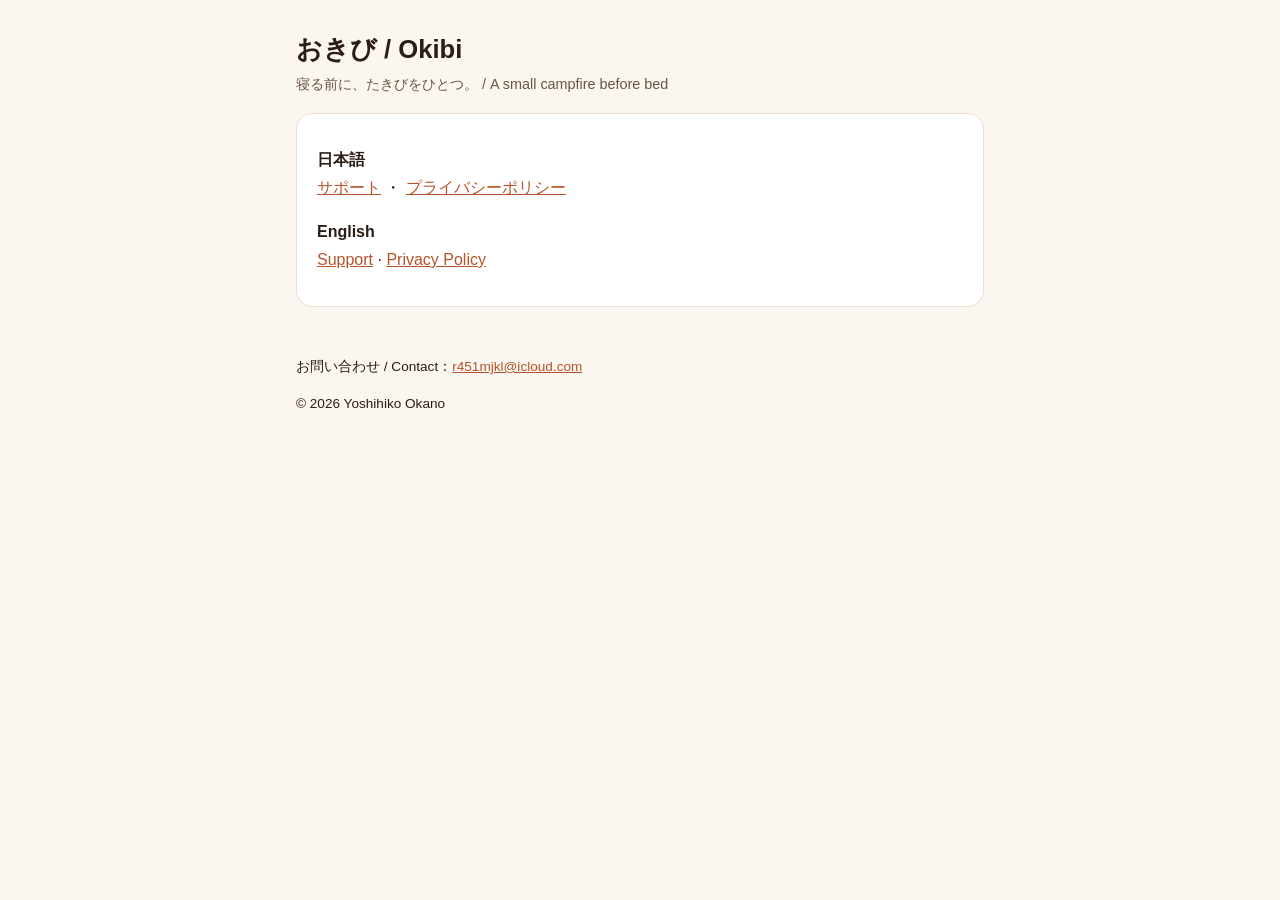
<file: index.html>
<!doctype html>
<html lang="ja">
<head>
<meta charset="utf-8">
<meta name="viewport" content="width=device-width, initial-scale=1">
<title>おきび / Okibi</title>
<link rel="stylesheet" href="style.css">
</head>
<body>
<main>
<header>
  <div>
    <h1>おきび / Okibi</h1>
    <div class="sub">寝る前に、たきびをひとつ。 / A small campfire before bed</div>
  </div>
</header>

<div class="card">
  <p><strong>日本語</strong><br>
  <a href="support-ja.html">サポート</a> ・ <a href="privacy-ja.html">プライバシーポリシー</a></p>
  <p><strong>English</strong><br>
  <a href="support.html">Support</a> · <a href="privacy.html">Privacy Policy</a></p>
</div>

<footer>
  <p>お問い合わせ / Contact：<a href="mailto:r451mjkl@icloud.com">r451mjkl@icloud.com</a></p>
  <p>© 2026 Yoshihiko Okano</p>
</footer>
</main>
</body>
</html>
</file>
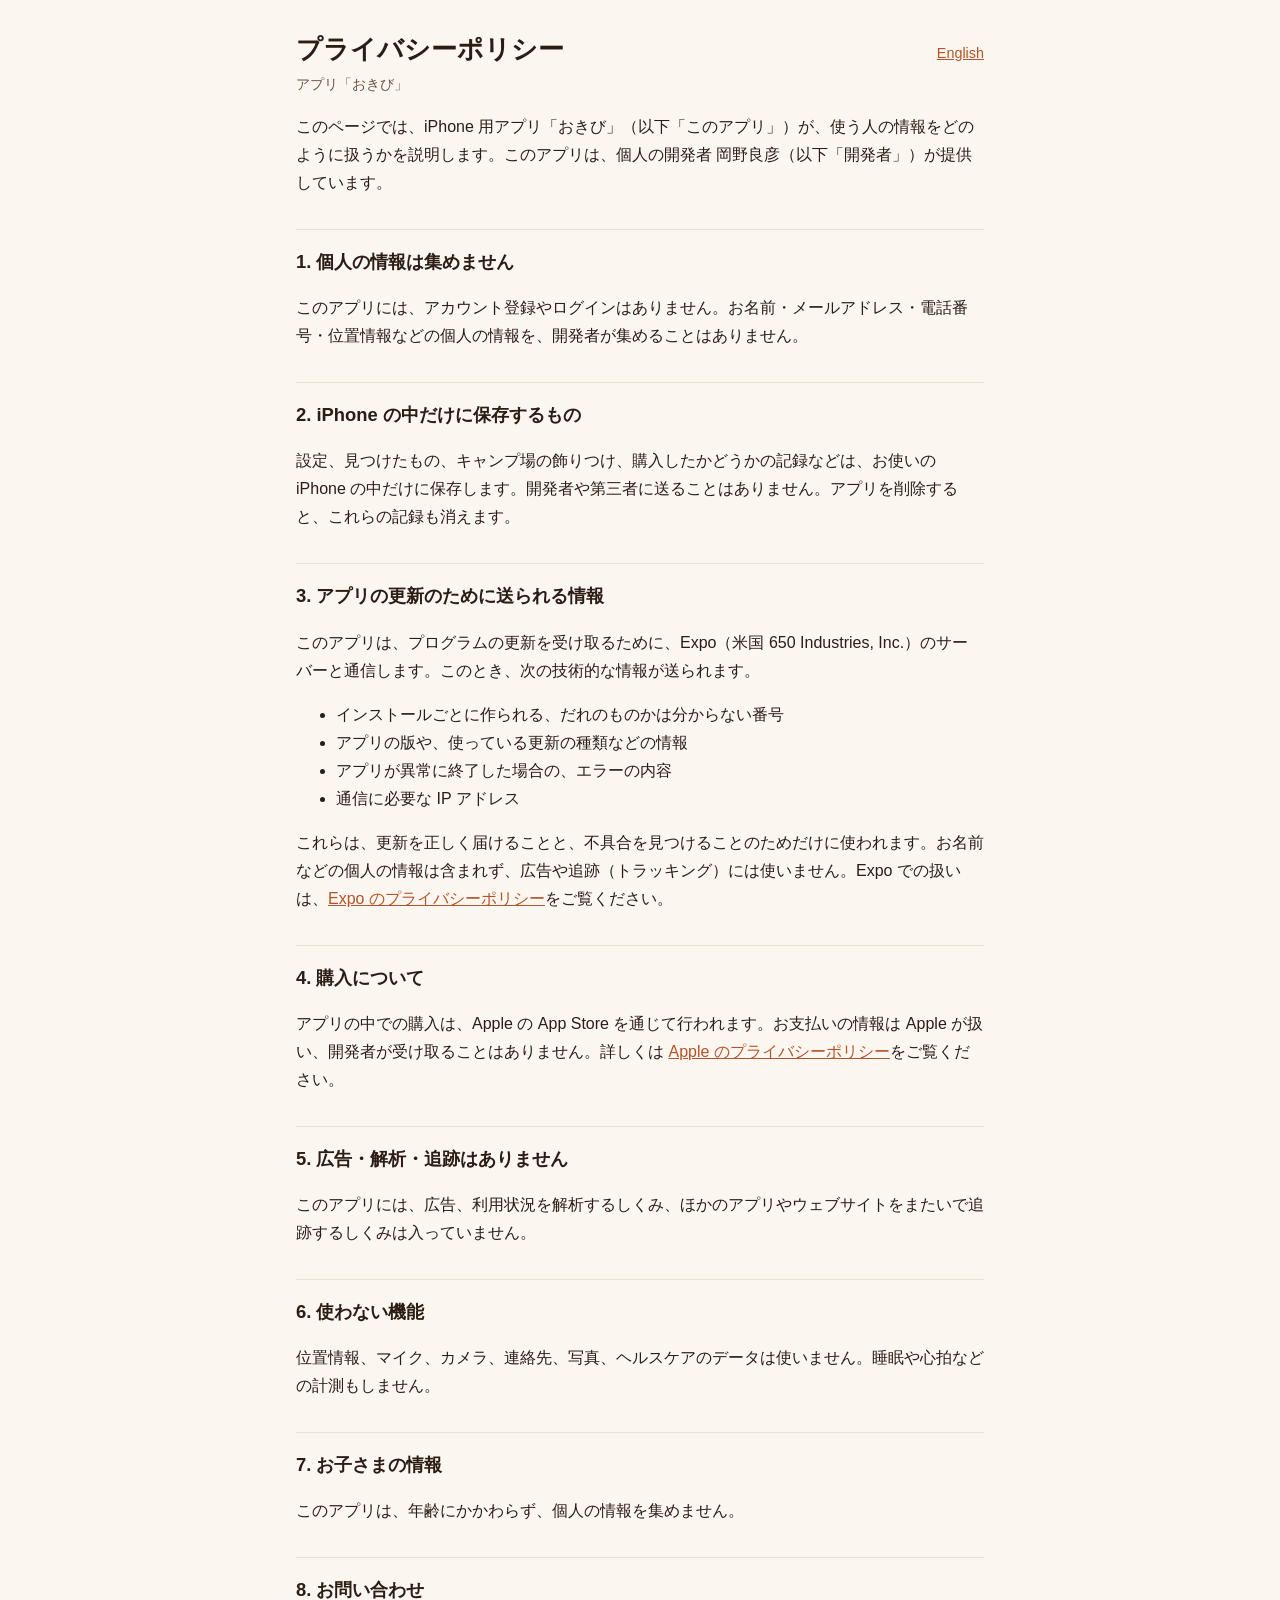
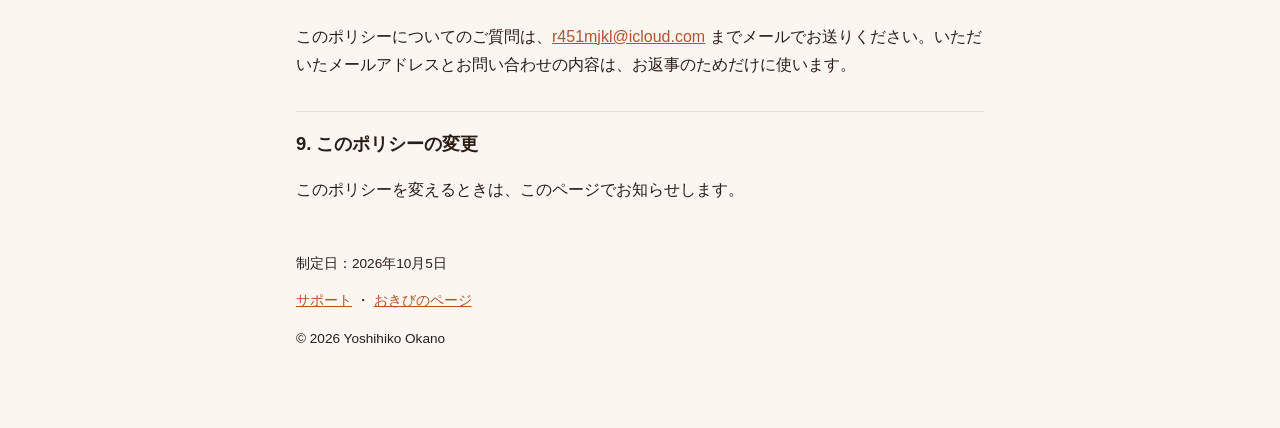
<file: privacy-ja.html>
<!doctype html>
<html lang="ja">
<head>
<meta charset="utf-8">
<meta name="viewport" content="width=device-width, initial-scale=1">
<title>プライバシーポリシー｜おきび</title>
<link rel="stylesheet" href="style.css">
</head>
<body>
<main>
<header>
  <div>
    <h1>プライバシーポリシー</h1>
    <div class="sub">アプリ「おきび」</div>
  </div>
  <div class="lang"><a href="privacy.html" hreflang="en">English</a></div>
</header>

<p>このページでは、iPhone 用アプリ「おきび」（以下「このアプリ」）が、使う人の情報をどのように扱うかを説明します。このアプリは、個人の開発者 岡野良彦（以下「開発者」）が提供しています。</p>

<h2>1. 個人の情報は集めません</h2>
<p>このアプリには、アカウント登録やログインはありません。お名前・メールアドレス・電話番号・位置情報などの個人の情報を、開発者が集めることはありません。</p>

<h2>2. iPhone の中だけに保存するもの</h2>
<p>設定、見つけたもの、キャンプ場の飾りつけ、購入したかどうかの記録などは、お使いの iPhone の中だけに保存します。開発者や第三者に送ることはありません。アプリを削除すると、これらの記録も消えます。</p>

<h2>3. アプリの更新のために送られる情報</h2>
<p>このアプリは、プログラムの更新を受け取るために、Expo（米国 650 Industries, Inc.）のサーバーと通信します。このとき、次の技術的な情報が送られます。</p>
<ul>
  <li>インストールごとに作られる、だれのものかは分からない番号</li>
  <li>アプリの版や、使っている更新の種類などの情報</li>
  <li>アプリが異常に終了した場合の、エラーの内容</li>
  <li>通信に必要な IP アドレス</li>
</ul>
<p>これらは、更新を正しく届けることと、不具合を見つけることのためだけに使われます。お名前などの個人の情報は含まれず、広告や追跡（トラッキング）には使いません。Expo での扱いは、<a href="https://expo.dev/privacy">Expo のプライバシーポリシー</a>をご覧ください。</p>

<h2>4. 購入について</h2>
<p>アプリの中での購入は、Apple の App Store を通じて行われます。お支払いの情報は Apple が扱い、開発者が受け取ることはありません。詳しくは <a href="https://www.apple.com/jp/legal/privacy/">Apple のプライバシーポリシー</a>をご覧ください。</p>

<h2>5. 広告・解析・追跡はありません</h2>
<p>このアプリには、広告、利用状況を解析するしくみ、ほかのアプリやウェブサイトをまたいで追跡するしくみは入っていません。</p>

<h2>6. 使わない機能</h2>
<p>位置情報、マイク、カメラ、連絡先、写真、ヘルスケアのデータは使いません。睡眠や心拍などの計測もしません。</p>

<h2>7. お子さまの情報</h2>
<p>このアプリは、年齢にかかわらず、個人の情報を集めません。</p>

<h2>8. お問い合わせ</h2>
<p>このポリシーについてのご質問は、<a href="mailto:r451mjkl@icloud.com">r451mjkl@icloud.com</a> までメールでお送りください。いただいたメールアドレスとお問い合わせの内容は、お返事のためだけに使います。</p>

<h2>9. このポリシーの変更</h2>
<p>このポリシーを変えるときは、このページでお知らせします。</p>

<footer>
  <p>制定日：2026年10月5日</p>
  <p><a href="support-ja.html">サポート</a> ・ <a href="index.html">おきびのページ</a></p>
  <p>© 2026 Yoshihiko Okano</p>
</footer>
</main>
</body>
</html>
</file>
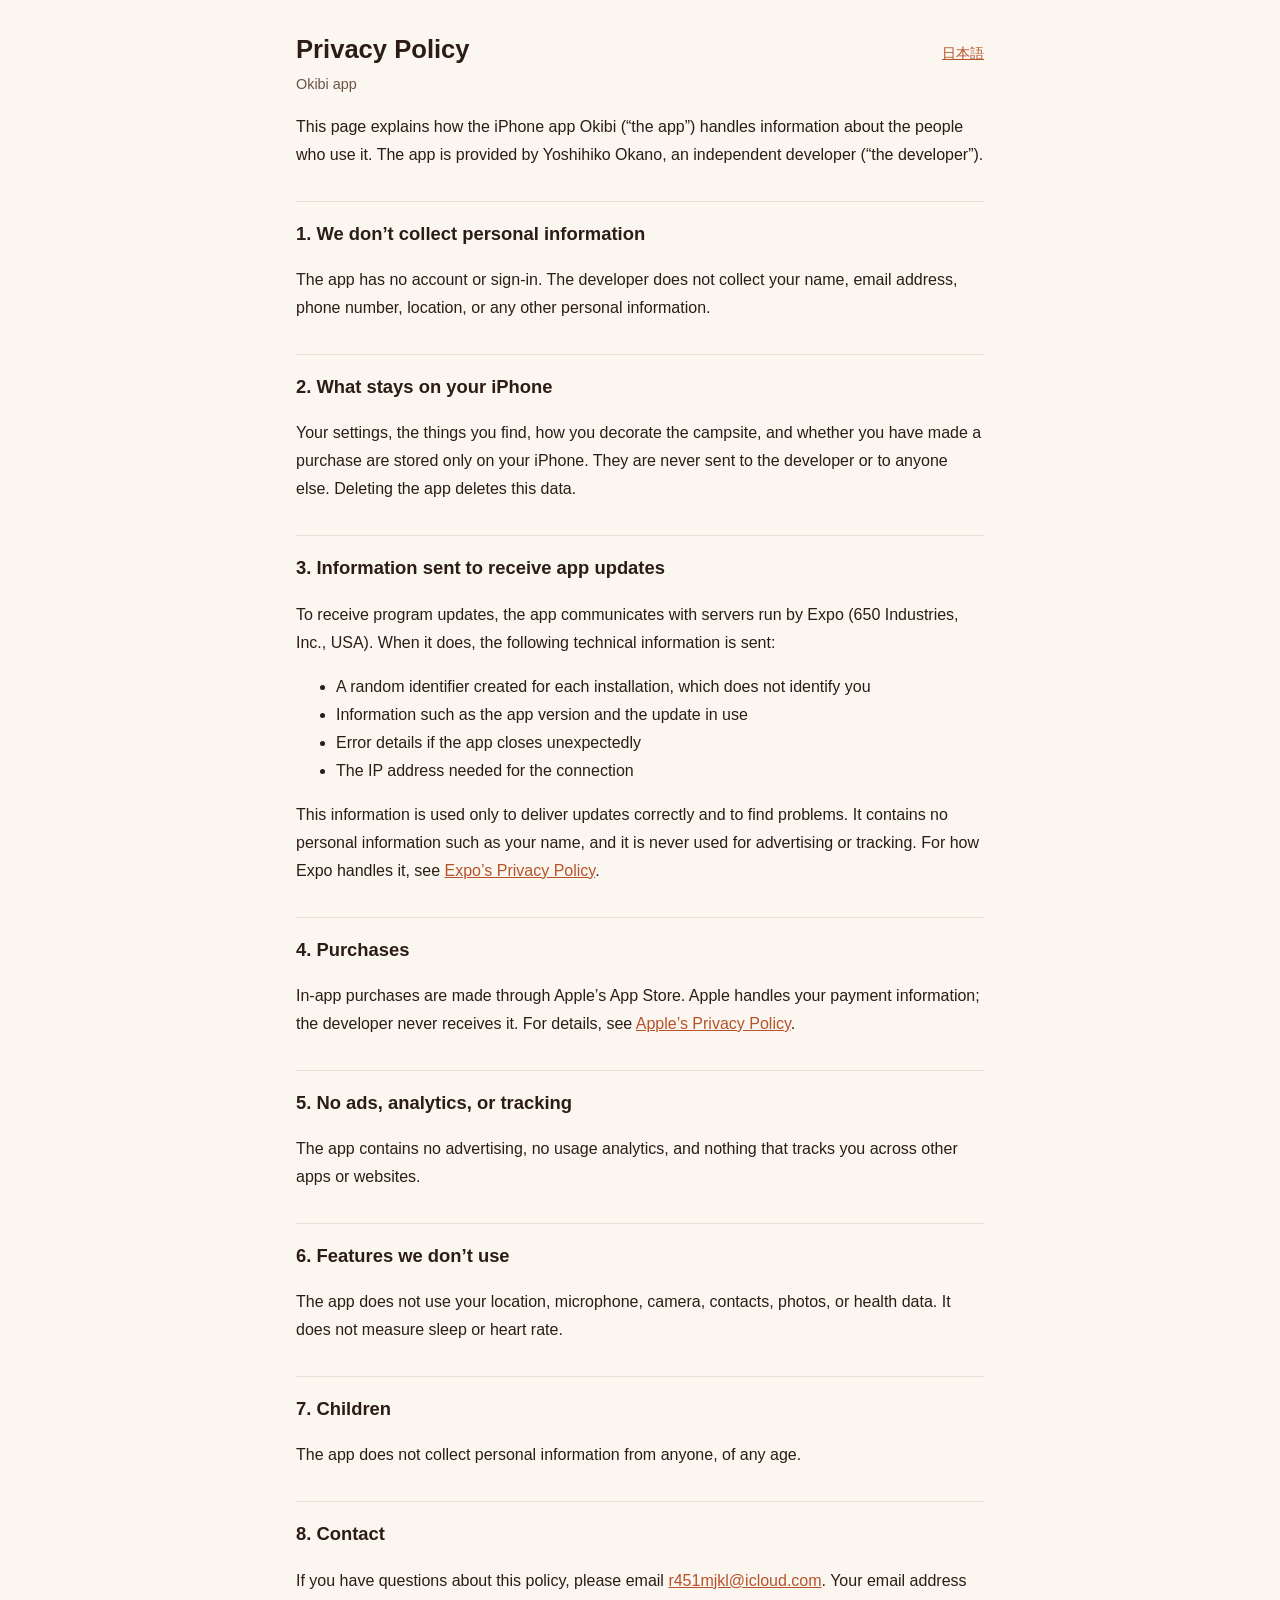
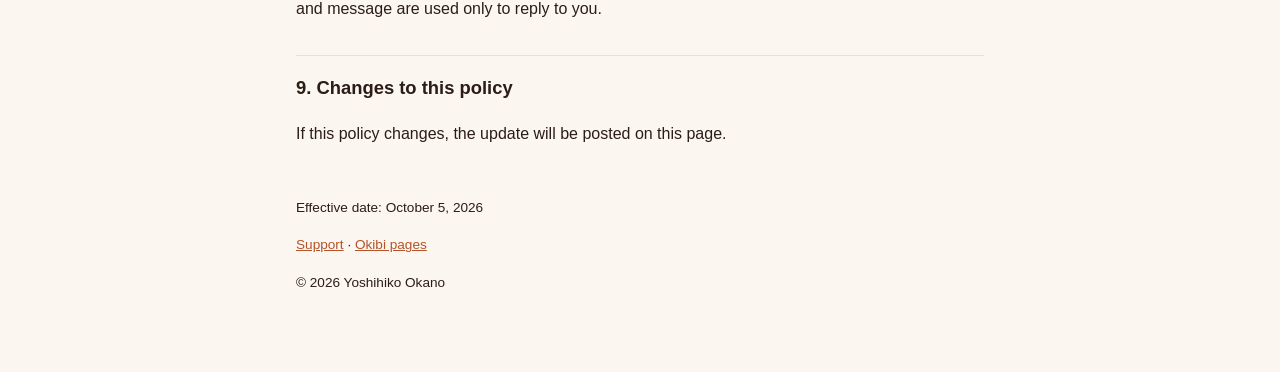
<file: privacy.html>
<!doctype html>
<html lang="en">
<head>
<meta charset="utf-8">
<meta name="viewport" content="width=device-width, initial-scale=1">
<title>Privacy Policy | Okibi</title>
<link rel="stylesheet" href="style.css">
</head>
<body>
<main>
<header>
  <div>
    <h1>Privacy Policy</h1>
    <div class="sub">Okibi app</div>
  </div>
  <div class="lang"><a href="privacy-ja.html" hreflang="ja">日本語</a></div>
</header>

<p>This page explains how the iPhone app Okibi (“the app”) handles information about the people who use it. The app is provided by Yoshihiko Okano, an independent developer (“the developer”).</p>

<h2>1. We don’t collect personal information</h2>
<p>The app has no account or sign-in. The developer does not collect your name, email address, phone number, location, or any other personal information.</p>

<h2>2. What stays on your iPhone</h2>
<p>Your settings, the things you find, how you decorate the campsite, and whether you have made a purchase are stored only on your iPhone. They are never sent to the developer or to anyone else. Deleting the app deletes this data.</p>

<h2>3. Information sent to receive app updates</h2>
<p>To receive program updates, the app communicates with servers run by Expo (650 Industries, Inc., USA). When it does, the following technical information is sent:</p>
<ul>
  <li>A random identifier created for each installation, which does not identify you</li>
  <li>Information such as the app version and the update in use</li>
  <li>Error details if the app closes unexpectedly</li>
  <li>The IP address needed for the connection</li>
</ul>
<p>This information is used only to deliver updates correctly and to find problems. It contains no personal information such as your name, and it is never used for advertising or tracking. For how Expo handles it, see <a href="https://expo.dev/privacy">Expo’s Privacy Policy</a>.</p>

<h2>4. Purchases</h2>
<p>In-app purchases are made through Apple’s App Store. Apple handles your payment information; the developer never receives it. For details, see <a href="https://www.apple.com/legal/privacy/">Apple’s Privacy Policy</a>.</p>

<h2>5. No ads, analytics, or tracking</h2>
<p>The app contains no advertising, no usage analytics, and nothing that tracks you across other apps or websites.</p>

<h2>6. Features we don’t use</h2>
<p>The app does not use your location, microphone, camera, contacts, photos, or health data. It does not measure sleep or heart rate.</p>

<h2>7. Children</h2>
<p>The app does not collect personal information from anyone, of any age.</p>

<h2>8. Contact</h2>
<p>If you have questions about this policy, please email <a href="mailto:r451mjkl@icloud.com">r451mjkl@icloud.com</a>. Your email address and message are used only to reply to you.</p>

<h2>9. Changes to this policy</h2>
<p>If this policy changes, the update will be posted on this page.</p>

<footer>
  <p>Effective date: October 5, 2026</p>
  <p><a href="support.html">Support</a> · <a href="index.html">Okibi pages</a></p>
  <p>© 2026 Yoshihiko Okano</p>
</footer>
</main>
</body>
</html>
</file>
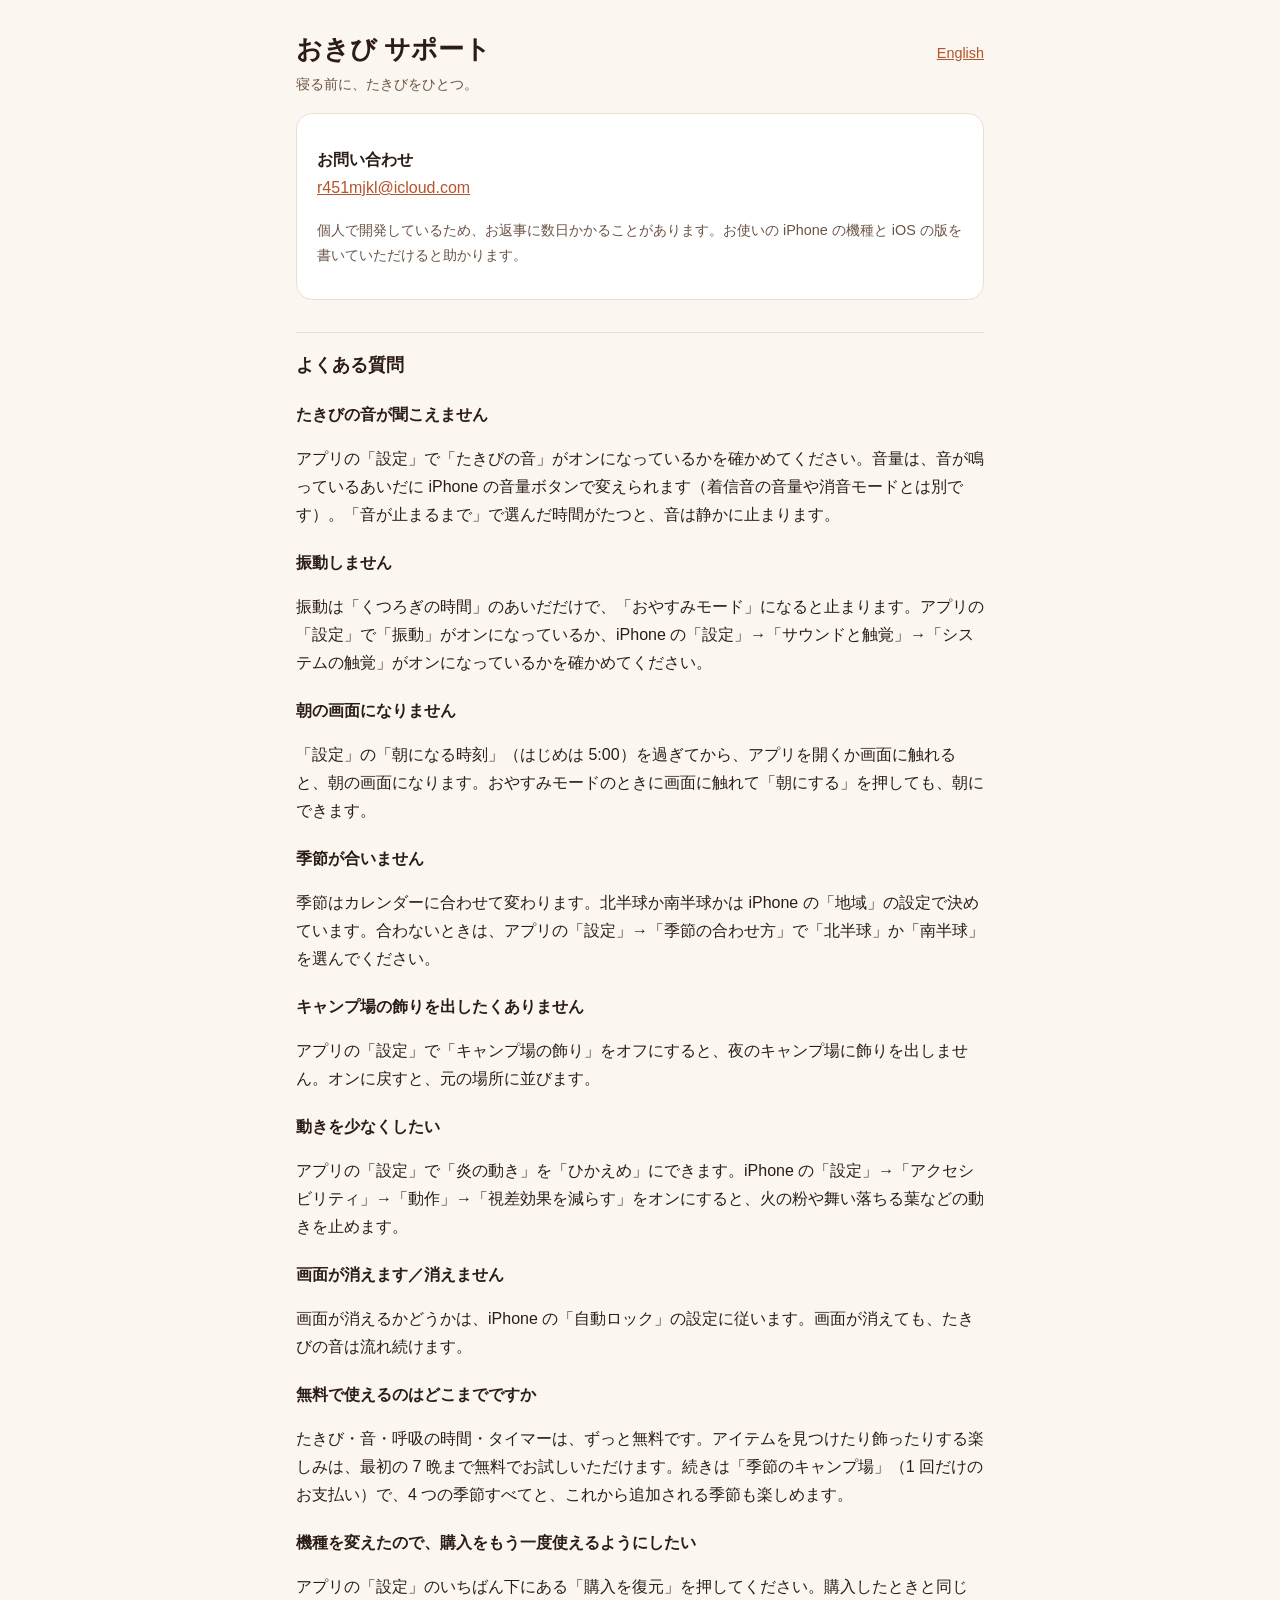
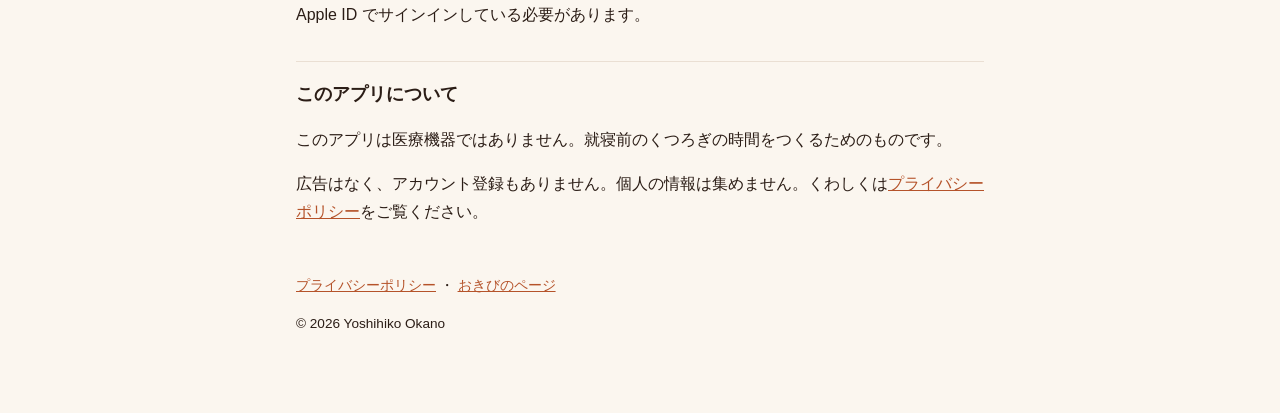
<file: support-ja.html>
<!doctype html>
<html lang="ja">
<head>
<meta charset="utf-8">
<meta name="viewport" content="width=device-width, initial-scale=1">
<title>サポート｜おきび</title>
<link rel="stylesheet" href="style.css">
</head>
<body>
<main>
<header>
  <div>
    <h1>おきび サポート</h1>
    <div class="sub">寝る前に、たきびをひとつ。</div>
  </div>
  <div class="lang"><a href="support.html" hreflang="en">English</a></div>
</header>

<div class="card">
  <p><strong>お問い合わせ</strong><br>
  <a href="mailto:r451mjkl@icloud.com">r451mjkl@icloud.com</a></p>
  <p class="sub">個人で開発しているため、お返事に数日かかることがあります。お使いの iPhone の機種と iOS の版を書いていただけると助かります。</p>
</div>

<h2>よくある質問</h2>

<h3>たきびの音が聞こえません</h3>
<p>アプリの「設定」で「たきびの音」がオンになっているかを確かめてください。音量は、音が鳴っているあいだに iPhone の音量ボタンで変えられます（着信音の音量や消音モードとは別です）。「音が止まるまで」で選んだ時間がたつと、音は静かに止まります。</p>

<h3>振動しません</h3>
<p>振動は「くつろぎの時間」のあいだだけで、「おやすみモード」になると止まります。アプリの「設定」で「振動」がオンになっているか、iPhone の「設定」→「サウンドと触覚」→「システムの触覚」がオンになっているかを確かめてください。</p>

<h3>朝の画面になりません</h3>
<p>「設定」の「朝になる時刻」（はじめは 5:00）を過ぎてから、アプリを開くか画面に触れると、朝の画面になります。おやすみモードのときに画面に触れて「朝にする」を押しても、朝にできます。</p>

<h3>季節が合いません</h3>
<p>季節はカレンダーに合わせて変わります。北半球か南半球かは iPhone の「地域」の設定で決めています。合わないときは、アプリの「設定」→「季節の合わせ方」で「北半球」か「南半球」を選んでください。</p>

<h3>キャンプ場の飾りを出したくありません</h3>
<p>アプリの「設定」で「キャンプ場の飾り」をオフにすると、夜のキャンプ場に飾りを出しません。オンに戻すと、元の場所に並びます。</p>

<h3>動きを少なくしたい</h3>
<p>アプリの「設定」で「炎の動き」を「ひかえめ」にできます。iPhone の「設定」→「アクセシビリティ」→「動作」→「視差効果を減らす」をオンにすると、火の粉や舞い落ちる葉などの動きを止めます。</p>

<h3>画面が消えます／消えません</h3>
<p>画面が消えるかどうかは、iPhone の「自動ロック」の設定に従います。画面が消えても、たきびの音は流れ続けます。</p>

<h3>無料で使えるのはどこまでですか</h3>
<p>たきび・音・呼吸の時間・タイマーは、ずっと無料です。アイテムを見つけたり飾ったりする楽しみは、最初の 7 晩まで無料でお試しいただけます。続きは「季節のキャンプ場」（1 回だけのお支払い）で、4 つの季節すべてと、これから追加される季節も楽しめます。</p>

<h3>機種を変えたので、購入をもう一度使えるようにしたい</h3>
<p>アプリの「設定」のいちばん下にある「購入を復元」を押してください。購入したときと同じ Apple ID でサインインしている必要があります。</p>

<h2>このアプリについて</h2>
<p>このアプリは医療機器ではありません。就寝前のくつろぎの時間をつくるためのものです。</p>
<p>広告はなく、アカウント登録もありません。個人の情報は集めません。くわしくは<a href="privacy-ja.html">プライバシーポリシー</a>をご覧ください。</p>

<footer>
  <p><a href="privacy-ja.html">プライバシーポリシー</a> ・ <a href="index.html">おきびのページ</a></p>
  <p>© 2026 Yoshihiko Okano</p>
</footer>
</main>
</body>
</html>
</file>
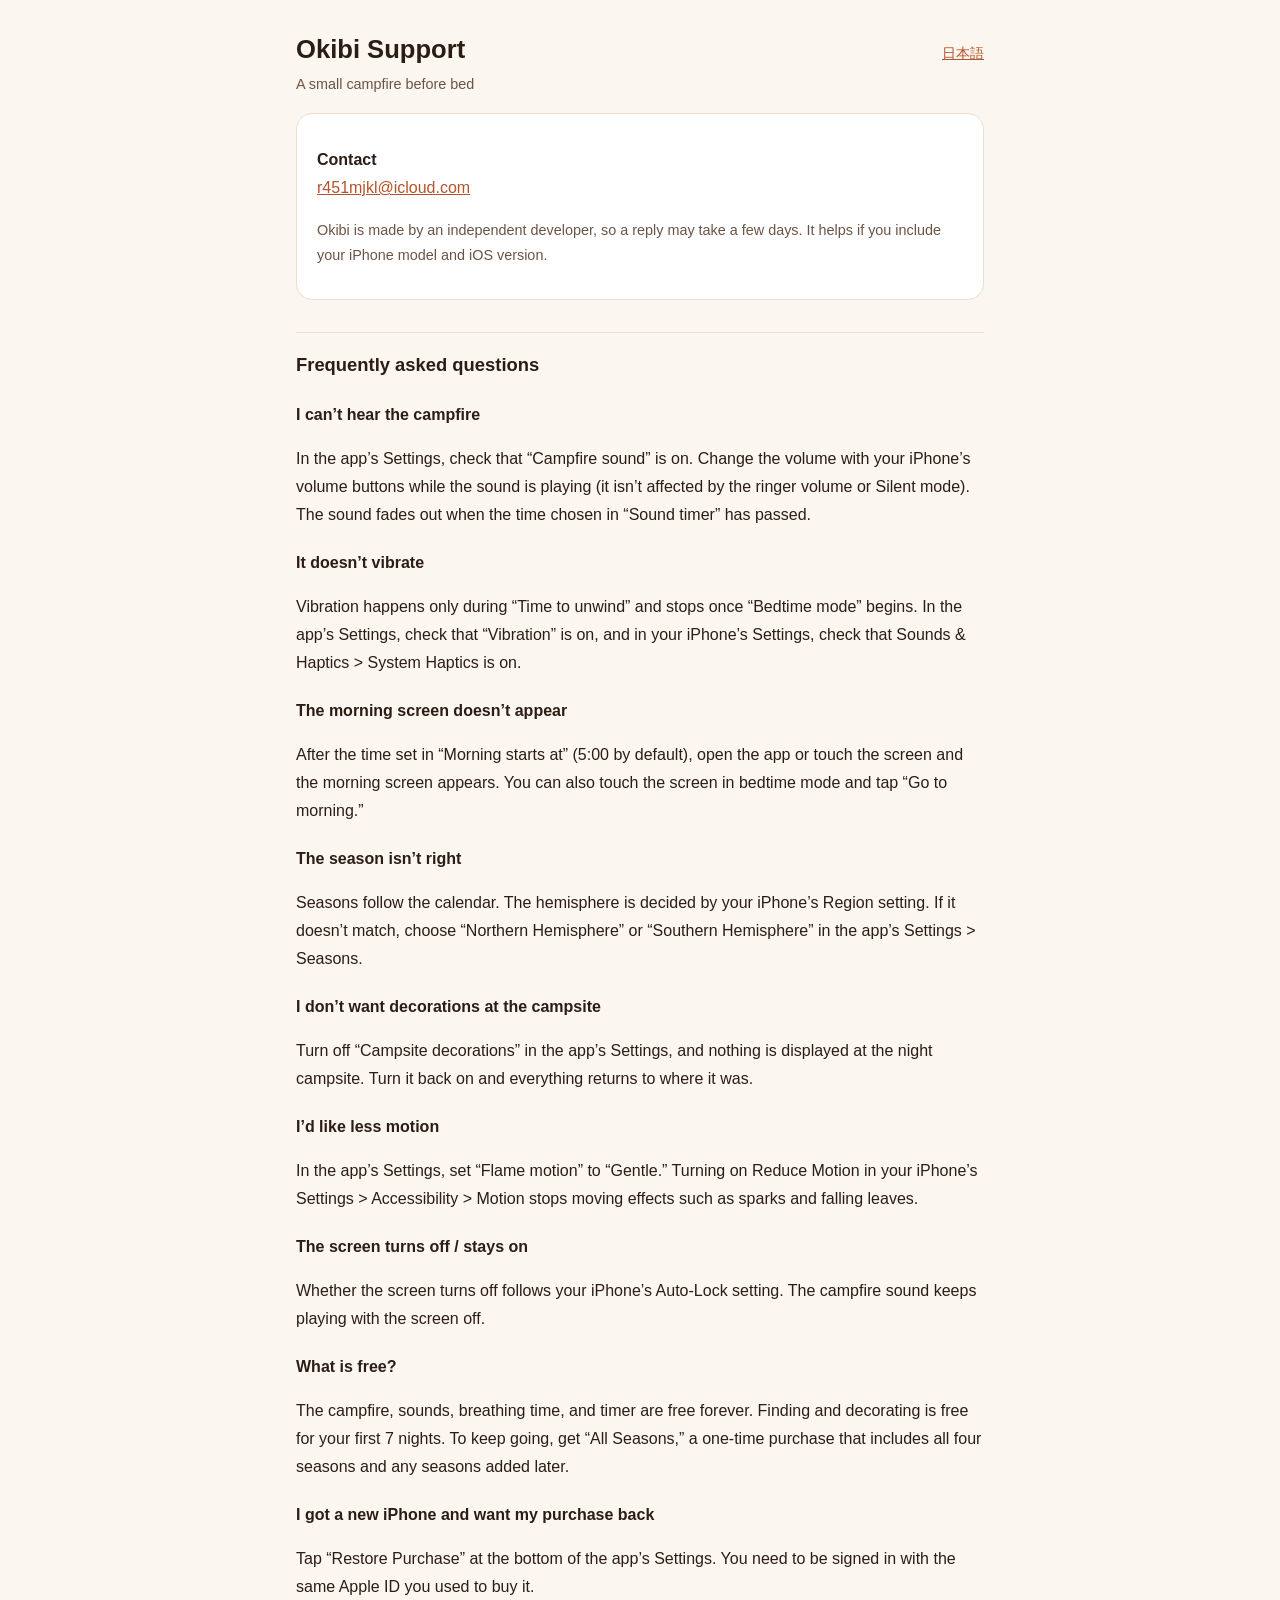
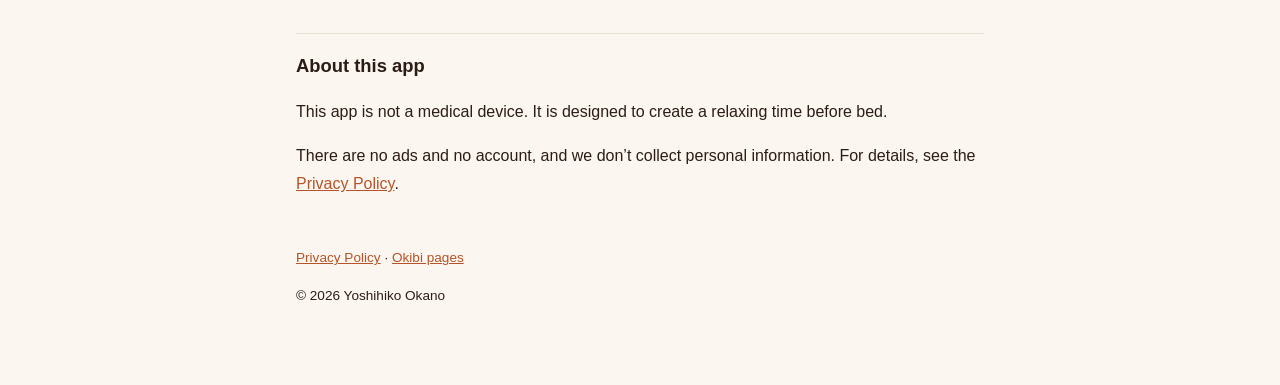
<file: support.html>
<!doctype html>
<html lang="en">
<head>
<meta charset="utf-8">
<meta name="viewport" content="width=device-width, initial-scale=1">
<title>Support | Okibi</title>
<link rel="stylesheet" href="style.css">
</head>
<body>
<main>
<header>
  <div>
    <h1>Okibi Support</h1>
    <div class="sub">A small campfire before bed</div>
  </div>
  <div class="lang"><a href="support-ja.html" hreflang="ja">日本語</a></div>
</header>

<div class="card">
  <p><strong>Contact</strong><br>
  <a href="mailto:r451mjkl@icloud.com">r451mjkl@icloud.com</a></p>
  <p class="sub">Okibi is made by an independent developer, so a reply may take a few days. It helps if you include your iPhone model and iOS version.</p>
</div>

<h2>Frequently asked questions</h2>

<h3>I can’t hear the campfire</h3>
<p>In the app’s Settings, check that “Campfire sound” is on. Change the volume with your iPhone’s volume buttons while the sound is playing (it isn’t affected by the ringer volume or Silent mode). The sound fades out when the time chosen in “Sound timer” has passed.</p>

<h3>It doesn’t vibrate</h3>
<p>Vibration happens only during “Time to unwind” and stops once “Bedtime mode” begins. In the app’s Settings, check that “Vibration” is on, and in your iPhone’s Settings, check that Sounds &amp; Haptics &gt; System Haptics is on.</p>

<h3>The morning screen doesn’t appear</h3>
<p>After the time set in “Morning starts at” (5:00 by default), open the app or touch the screen and the morning screen appears. You can also touch the screen in bedtime mode and tap “Go to morning.”</p>

<h3>The season isn’t right</h3>
<p>Seasons follow the calendar. The hemisphere is decided by your iPhone’s Region setting. If it doesn’t match, choose “Northern Hemisphere” or “Southern Hemisphere” in the app’s Settings &gt; Seasons.</p>

<h3>I don’t want decorations at the campsite</h3>
<p>Turn off “Campsite decorations” in the app’s Settings, and nothing is displayed at the night campsite. Turn it back on and everything returns to where it was.</p>

<h3>I’d like less motion</h3>
<p>In the app’s Settings, set “Flame motion” to “Gentle.” Turning on Reduce Motion in your iPhone’s Settings &gt; Accessibility &gt; Motion stops moving effects such as sparks and falling leaves.</p>

<h3>The screen turns off / stays on</h3>
<p>Whether the screen turns off follows your iPhone’s Auto-Lock setting. The campfire sound keeps playing with the screen off.</p>

<h3>What is free?</h3>
<p>The campfire, sounds, breathing time, and timer are free forever. Finding and decorating is free for your first 7 nights. To keep going, get “All Seasons,” a one-time purchase that includes all four seasons and any seasons added later.</p>

<h3>I got a new iPhone and want my purchase back</h3>
<p>Tap “Restore Purchase” at the bottom of the app’s Settings. You need to be signed in with the same Apple ID you used to buy it.</p>

<h2>About this app</h2>
<p>This app is not a medical device. It is designed to create a relaxing time before bed.</p>
<p>There are no ads and no account, and we don’t collect personal information. For details, see the <a href="privacy.html">Privacy Policy</a>.</p>

<footer>
  <p><a href="privacy.html">Privacy Policy</a> · <a href="index.html">Okibi pages</a></p>
  <p>© 2026 Yoshihiko Okano</p>
</footer>
</main>
</body>
</html>
</file>
<file: style.css>
/* おきびのサポートページ（GitHub Pages。リポジトリ okibi-privacy → https://y1693618-lang.github.io/okibi-privacy/）。アプリと同じ、あたたかい色 */
:root {
  --bg: #fbf6ef;
  --card: #ffffff;
  --text: #2b1d16;
  --sub: #6b5446;
  --accent: #b5532a;
  --line: #eadfd3;
}
@media (prefers-color-scheme: dark) {
  :root {
    --bg: #1a1310;
    --card: #241a15;
    --text: #f6e9d9;
    --sub: #cdb7a3;
    --accent: #f0a06a;
    --line: #3a2c24;
  }
}
* { box-sizing: border-box; }
body {
  margin: 0;
  background: var(--bg);
  color: var(--text);
  font-family: -apple-system, BlinkMacSystemFont, "Hiragino Sans", "Noto Sans JP", "Segoe UI", sans-serif;
  line-height: 1.75;
  font-size: 16px;
}
main { max-width: 720px; margin: 0 auto; padding: 32px 16px 64px; }
header { display: flex; justify-content: space-between; align-items: baseline; gap: 12px; flex-wrap: wrap; }
h1 { font-size: 1.6rem; line-height: 1.4; margin: 0 0 4px; }
h2 { font-size: 1.15rem; margin: 32px 0 8px; padding-top: 16px; border-top: 1px solid var(--line); }
h3 { font-size: 1rem; margin: 20px 0 4px; }
p, li { color: var(--text); }
.sub { color: var(--sub); font-size: 0.9rem; }
a { color: var(--accent); }
.lang a { font-size: 0.9rem; }
.card { background: var(--card); border: 1px solid var(--line); border-radius: 16px; padding: 16px 20px; margin: 16px 0; }
footer { margin-top: 48px; color: var(--sub); font-size: 0.85rem; }
</file>
